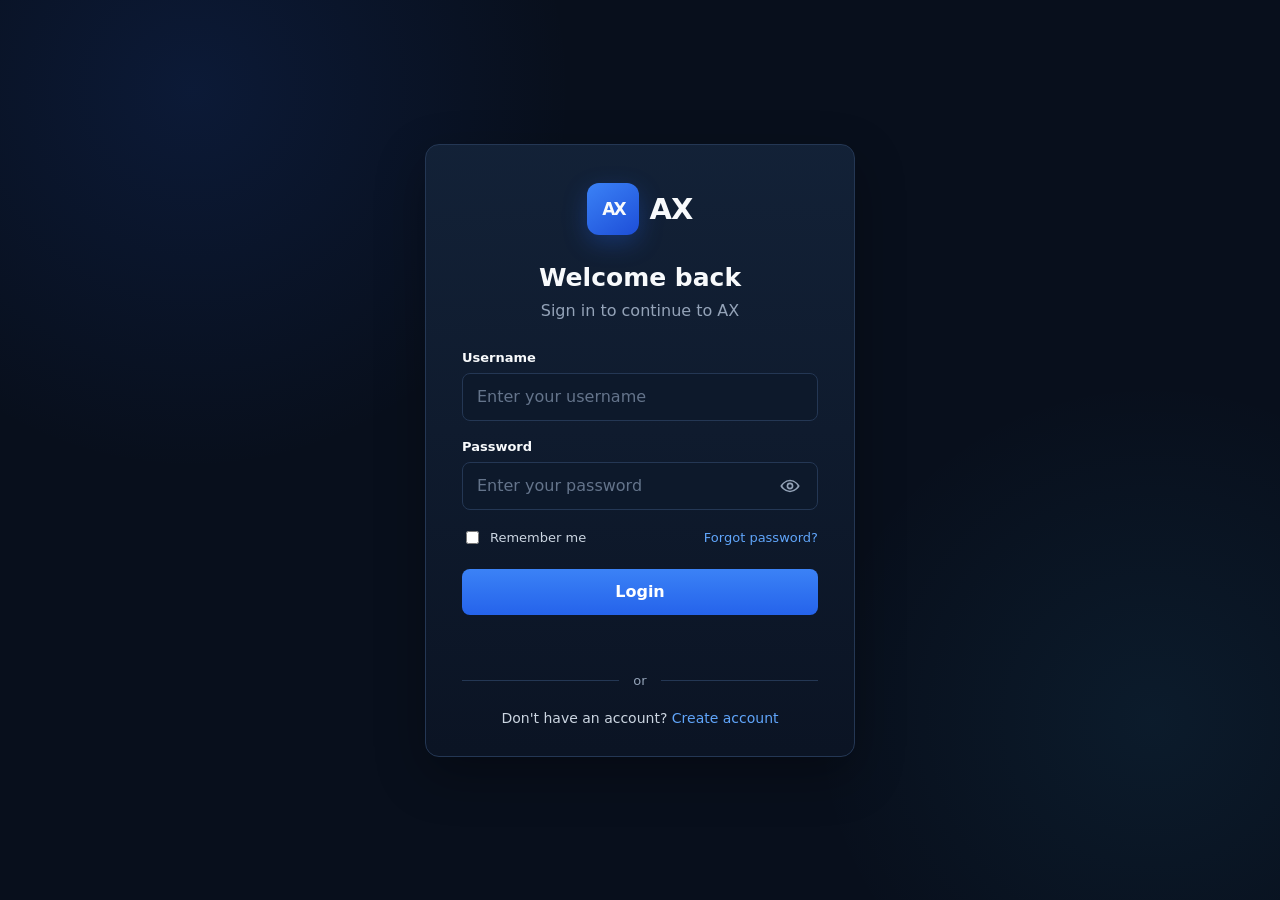
<file: fe_pj001/index.html>
<!doctype html><html lang="en"><head><meta charset="UTF-8"><meta name="viewport" content="width=device-width,initial-scale=1"><title>AX</title><meta http-equiv="refresh" content="0; url=pages/login.html"></head><body><p>Redirecting to AX...</p></body></html>
</file>
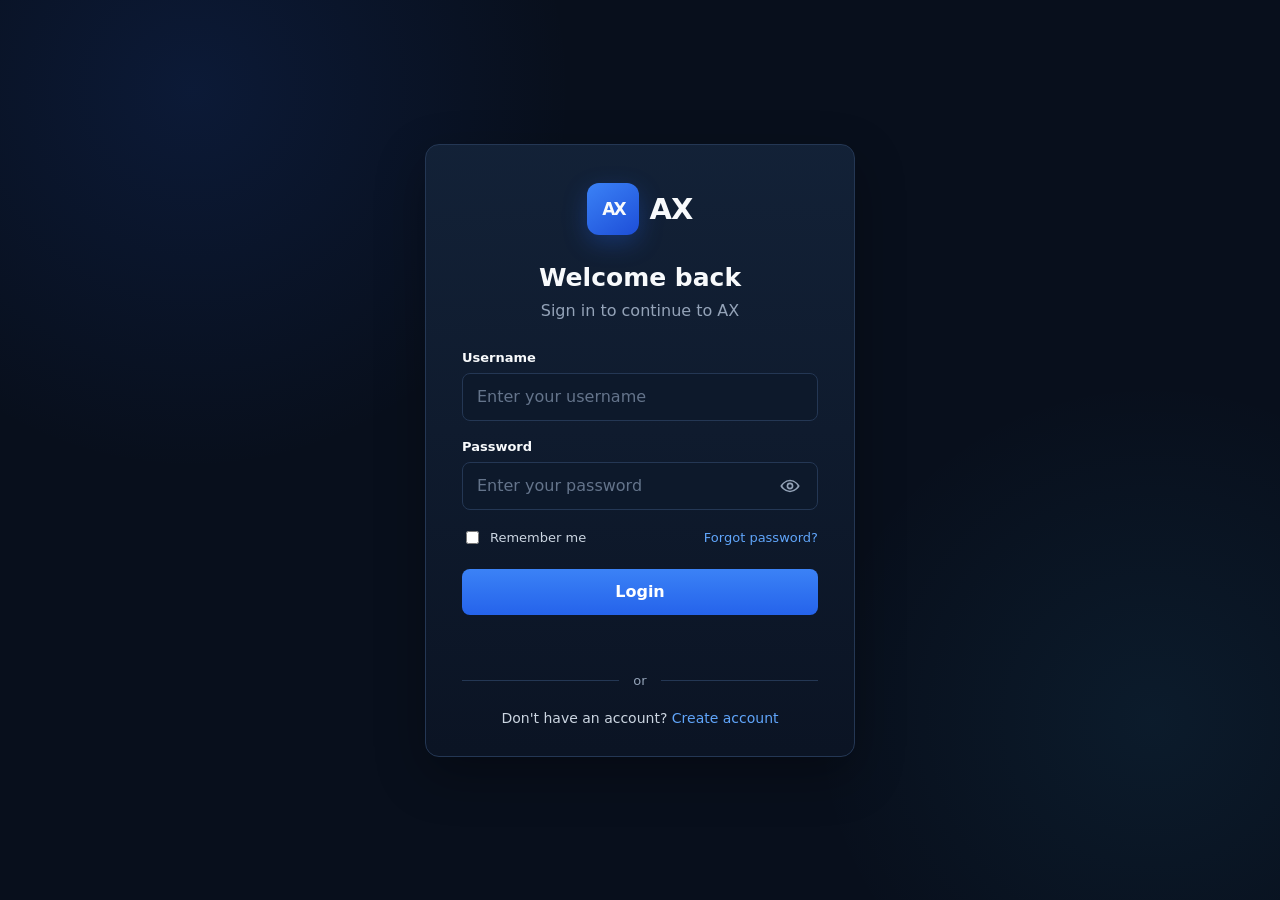
<file: fe_pj001/pages/chat.html>
<!doctype html><html lang="en"><head><meta charset="UTF-8"><meta name="viewport" content="width=device-width,initial-scale=1"><title>Chat - AX</title><link rel="stylesheet" href="../css/global.css"><link rel="stylesheet" href="../css/home.css"><link rel="stylesheet" href="../css/chat.css"></head><body data-protected="true"><p style="padding:30px;color:#94a3b8">Main chat experience is currently on <a href="home.html">Home</a>.</p><script src="../js/main.js"></script><script src="../js/chat.js"></script></body></html>
</file>
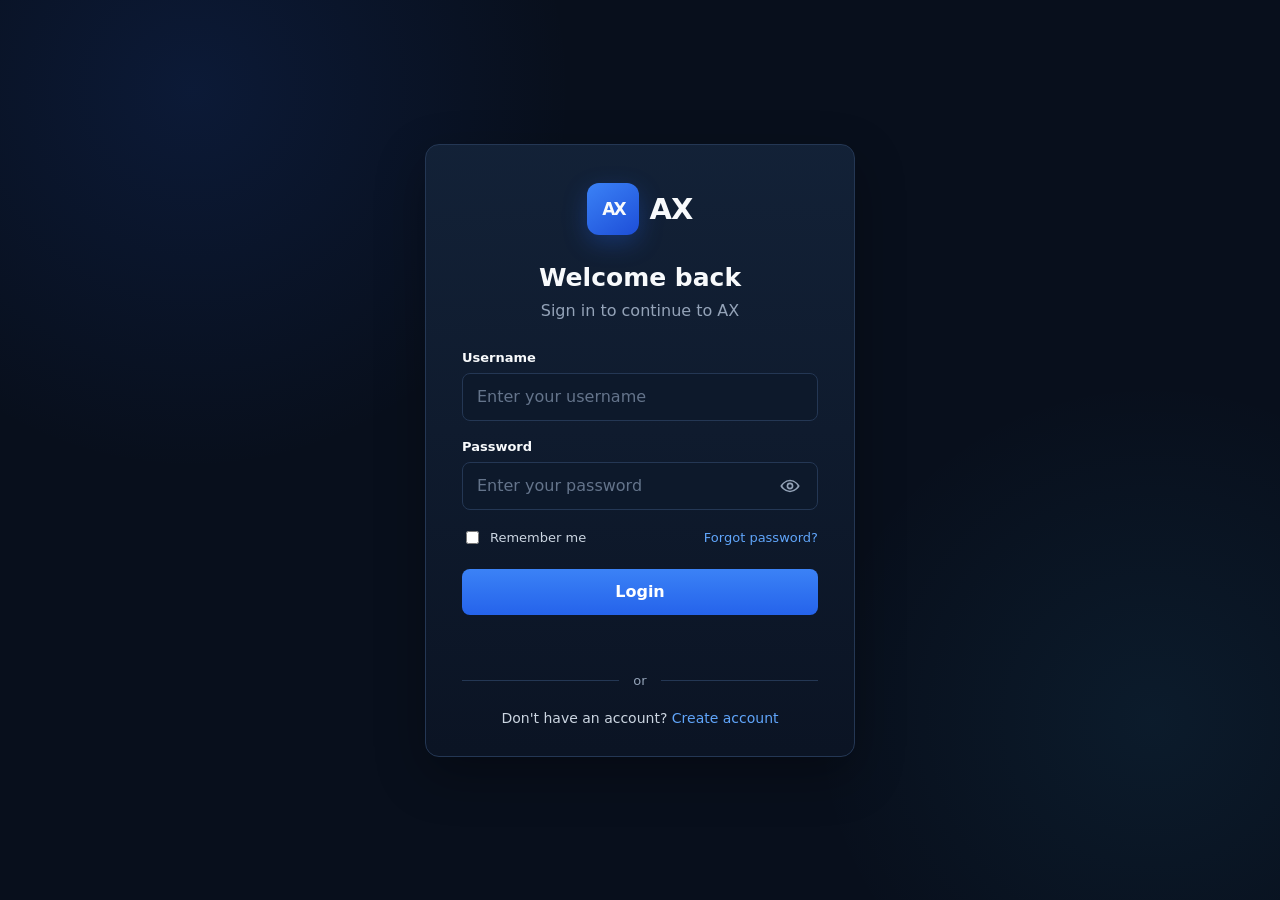
<file: fe_pj001/pages/home.html>
<!doctype html><html lang="en"><head><meta charset="UTF-8"><meta name="viewport" content="width=device-width,initial-scale=1"><title>Chats - AX</title><link rel="stylesheet" href="../css/global.css"><link rel="stylesheet" href="../css/home.css"></head><body data-protected="true"><div class="app-shell"><aside class="sidebar"><div class="brand"><div class="brand-mark">AX</div><div class="brand-name">AX</div></div><div class="profile-mini"><div class="profile-mini-row"><div class="avatar" data-user-initial>R</div><div><div class="profile-mini-name" data-user-name>Revanth</div><div class="profile-mini-status">Online <span class="online-dot"></span></div></div></div></div><nav class="nav"><a class="nav-link active" href="home.html"><span class="nav-icon">▣</span><span>Chats</span></a><a class="nav-link" href="profile.html"><span class="nav-icon">♙</span><span>Profile</span></a><a class="nav-link" href="settings.html"><span class="nav-icon">⚙</span><span>Settings</span></a></nav><button class="logout" data-logout><span>⇥</span> <span>Logout</span></button></aside><main class="workspace"><section class="conversations"><header class="panel-header"><h2>Chats</h2><button class="new-chat" type="button">＋ New Chat</button></header><div class="search-box"><input type="search" placeholder="⌕  Search conversations..."></div><div class="conversation-list"><div class="conversation active"><div class="avatar" style="background:#2563eb">A</div><div class="conversation-info"><div class="conversation-top"><span class="conversation-name">Alice</span><span class="conversation-time">10:30 AM</span></div><div class="conversation-preview">Hey! How are you?</div></div></div><div class="conversation"><div class="avatar" style="background:#16a34a">B</div><div class="conversation-info"><div class="conversation-top"><span class="conversation-name">Bob</span><span class="conversation-time">Yesterday</span></div><div class="conversation-preview">Let's catch up later</div></div></div><div class="conversation"><div class="avatar" style="background:#f59e0b">C</div><div class="conversation-info"><div class="conversation-top"><span class="conversation-name">Charlie</span><span class="conversation-time">Monday</span></div><div class="conversation-preview">Thanks!</div></div></div><div class="conversation"><div class="avatar" style="background:#7c3aed">D</div><div class="conversation-info"><div class="conversation-top"><span class="conversation-name">David</span><span class="conversation-time">Sunday</span></div><div class="conversation-preview">See you soon</div></div></div></div></section><section class="chat"><header class="chat-header"><div class="chat-user"><div class="avatar" style="background:#2563eb">A</div><div><div class="chat-user-name">Alice</div><div class="chat-user-status">Online <span class="online-dot"></span></div></div></div><div class="chat-actions"><button class="icon-button">⌕</button><button class="icon-button">ⓘ</button></div></header><div class="messages" id="messages"><div class="bubble-row"><div class="bubble"><div class="bubble-text">Hey Revanth!</div><div class="bubble-time">10:28 AM</div></div></div><div class="bubble-row me"><div class="bubble"><div class="bubble-text">Hi Alice! 👋</div><div class="bubble-time">10:29 AM ✓✓</div></div></div><div class="bubble-row"><div class="bubble"><div class="bubble-text">How are you doing?</div><div class="bubble-time">10:30 AM</div></div></div><div class="bubble-row me"><div class="bubble"><div class="bubble-text">I'm good, thanks! How about you?</div><div class="bubble-time">10:30 AM ✓✓</div></div></div><div class="bubble-row"><div class="bubble"><div class="bubble-text">Doing great! 🙂</div><div class="bubble-time">10:30 AM</div></div></div></div><form class="composer" id="messageForm"><button class="icon-button" type="button">📎</button><input class="composer-input" id="composerInput" placeholder="Type a message..." autocomplete="off"><button class="send-button" type="submit">➤</button></form></section></main></div><script src="../js/config.js"></script><script src="../js/api.js"></script><script src="../js/main.js"></script><script src="../js/home.js"></script></body></html>
</file>
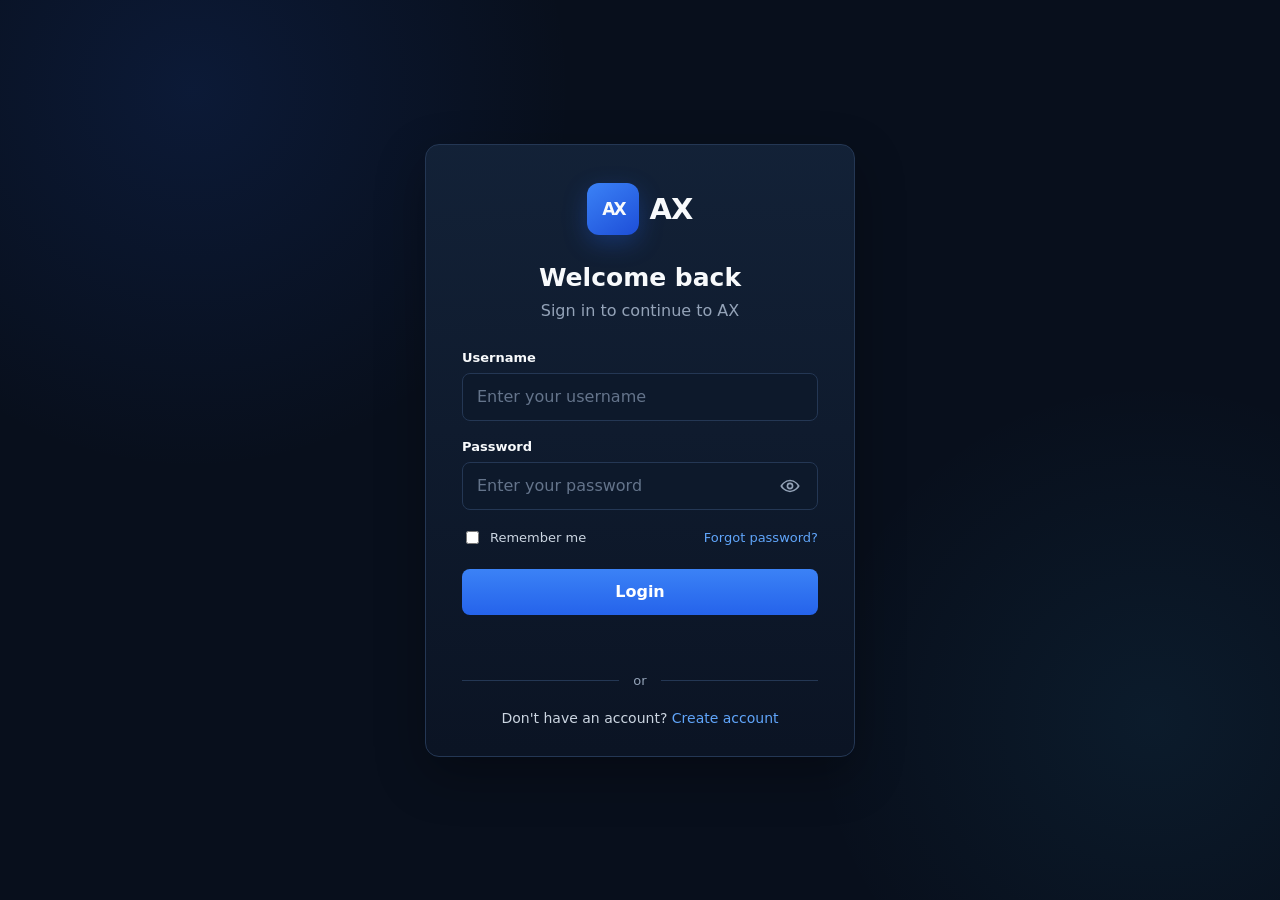
<file: fe_pj001/pages/login.html>
<!doctype html><html lang="en"><head><meta charset="UTF-8"><meta name="viewport" content="width=device-width,initial-scale=1"><title>Login - AX</title><link rel="stylesheet" href="../css/global.css"><link rel="stylesheet" href="../css/login.css"></head><body><main class="page-center"><section class="card auth-card"><div class="brand auth-brand"><div class="brand-mark">AX</div><div class="brand-name">AX</div></div><h1 class="auth-title">Welcome back</h1><p class="auth-subtitle">Sign in to continue to AX</p><form id="loginForm"><div class="form-group"><label class="form-label" for="username">Username</label><input class="input" id="username" type="text" autocomplete="username" placeholder="Enter your username" required></div><div class="form-group"><label class="form-label" for="password">Password</label><div class="input-wrap"><input class="password-input" id="password" type="password" autocomplete="current-password" placeholder="Enter your password" required><button class="password-toggle" type="button" data-target="password" aria-label="Show or hide password">
    <svg viewBox="0 0 24 24" aria-hidden="true">
        <path d="M2.5 12s3.5-6 9.5-6 9.5 6 9.5 6-3.5 6-9.5 6-9.5-6-9.5-6Z"></path>
        <circle cx="12" cy="12" r="2.8"></circle>
    </svg>
</button></div></div><div class="auth-options"><label class="remember"><input type="checkbox" id="remember"> Remember me</label><a href="#" onclick="return false;">Forgot password?</a></div><button class="button" type="submit">Login</button><p id="message" class="message" aria-live="polite"></p></form><div class="auth-divider"><span>or</span></div><div class="auth-footer">Don't have an account? <a href="register.html">Create account</a></div></section></main><script src="../js/config.js"></script><script src="../js/api.js"></script><script src="../js/auth.js"></script></body></html>
</file>
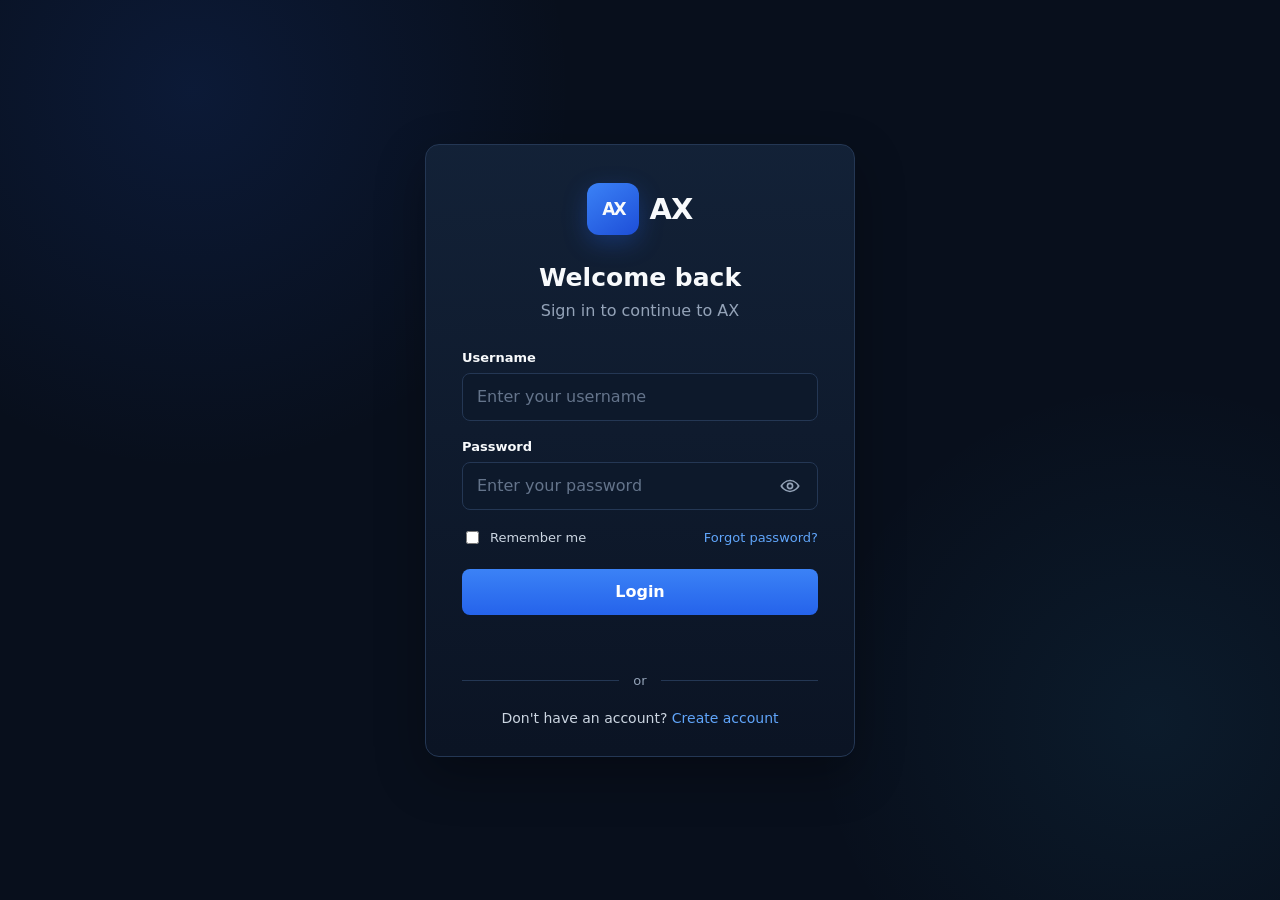
<file: fe_pj001/pages/profile.html>
<!doctype html><html lang="en"><head><meta charset="UTF-8"><meta name="viewport" content="width=device-width,initial-scale=1"><title>Profile - AX</title><link rel="stylesheet" href="../css/global.css"><link rel="stylesheet" href="../css/settings.css"></head><body data-protected="true"><main class="settings-wrap"><div class="brand" style="margin-bottom:28px"><div class="brand-mark">AX</div><div class="brand-name">AX</div></div><h1 class="settings-title">Profile</h1><p class="settings-subtitle">Manage your AX profile.</p><section class="card settings-card"><div style="display:flex;align-items:center;gap:14px;margin-bottom:20px"><div class="avatar" data-user-initial style="width:64px;height:64px;font-size:22px">R</div><div><h3 style="margin:0 0 4px" data-user-name>Revanth</h3><div style="color:#94a3b8">@<span data-user-username>revanth</span></div></div></div><div class="setting-row"><div><div class="setting-label">Name</div><div class="setting-description">Your display name</div></div><strong data-user-name>Revanth</strong></div><div class="setting-row"><div><div class="setting-label">Username</div><div class="setting-description">Your unique username</div></div><strong>@<span data-user-username>revanth</span></strong></div></section><a href="home.html">← Back to Chats</a></main><script src="../js/main.js"></script></body></html>
</file>
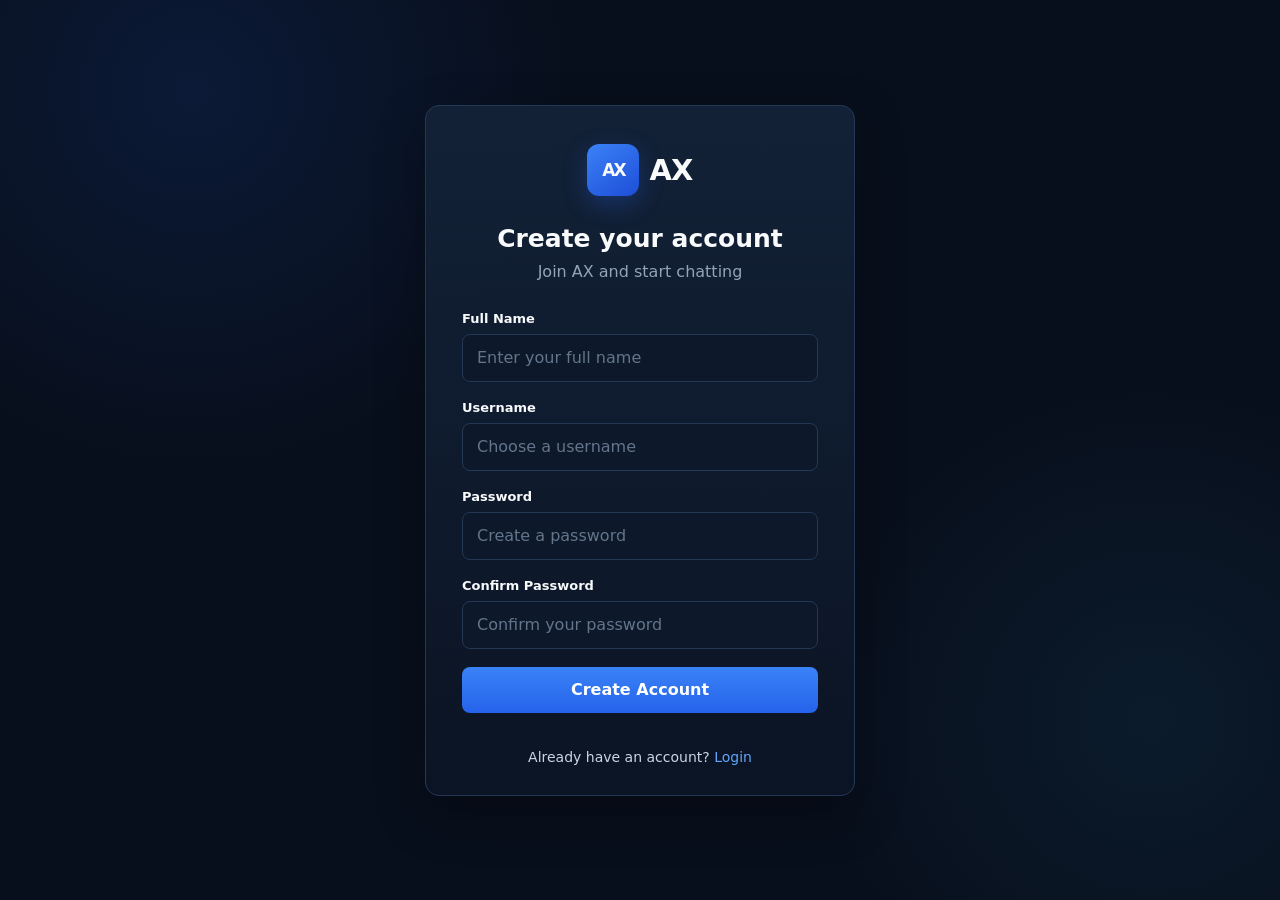
<file: fe_pj001/pages/register.html>
<!doctype html><html lang="en"><head><meta charset="UTF-8"><meta name="viewport" content="width=device-width,initial-scale=1"><title>Create Account - AX</title><link rel="stylesheet" href="../css/global.css"><link rel="stylesheet" href="../css/login.css"></head><body><main class="page-center"><section class="card auth-card"><div class="brand auth-brand"><div class="brand-mark">AX</div><div class="brand-name">AX</div></div><h1 class="auth-title">Create your account</h1><p class="auth-subtitle">Join AX and start chatting</p><form id="registerForm"><div class="form-group"><label class="form-label" for="fullName">Full Name</label><input class="input" id="fullName" type="text" placeholder="Enter your full name" required></div><div class="form-group"><label class="form-label" for="registerUsername">Username</label><input class="input" id="registerUsername" type="text" placeholder="Choose a username" required></div><div class="form-group"><label class="form-label" for="registerPassword">Password</label><input class="password-input" id="registerPassword" type="password" placeholder="Create a password" required></div><div class="form-group"><label class="form-label" for="confirmPassword">Confirm Password</label><input class="password-input" id="confirmPassword" type="password" placeholder="Confirm your password" required></div><button class="button" type="submit">Create Account</button><p id="registerMessage" class="message" aria-live="polite"></p></form><div class="auth-footer">Already have an account? <a href="login.html">Login</a></div></section></main><script src="../js/config.js"></script><script src="../js/api.js"></script><script>const f=document.getElementById('registerForm'),m=document.getElementById('registerMessage');f.addEventListener('submit',async e=>{e.preventDefault();const p=document.getElementById('registerPassword').value,c=document.getElementById('confirmPassword').value;if(p!==c){m.className='message error';m.textContent='Passwords do not match.';return}m.className='message info';m.textContent='Creating account...';try{const r=await apiRequest('/register',{method:'POST',body:JSON.stringify({name:document.getElementById('fullName').value.trim(),username:document.getElementById('registerUsername').value.trim(),password:p})});if(r.ok){m.className='message success';m.textContent='Account created. Redirecting to login...';setTimeout(()=>location.href='login.html',800)}else{m.className='message error';m.textContent=r.data?.detail||'Could not create account.'}}catch(err){console.error(err);m.className='message error';m.textContent='Could not connect to backend.'}})</script></body></html>
</file>
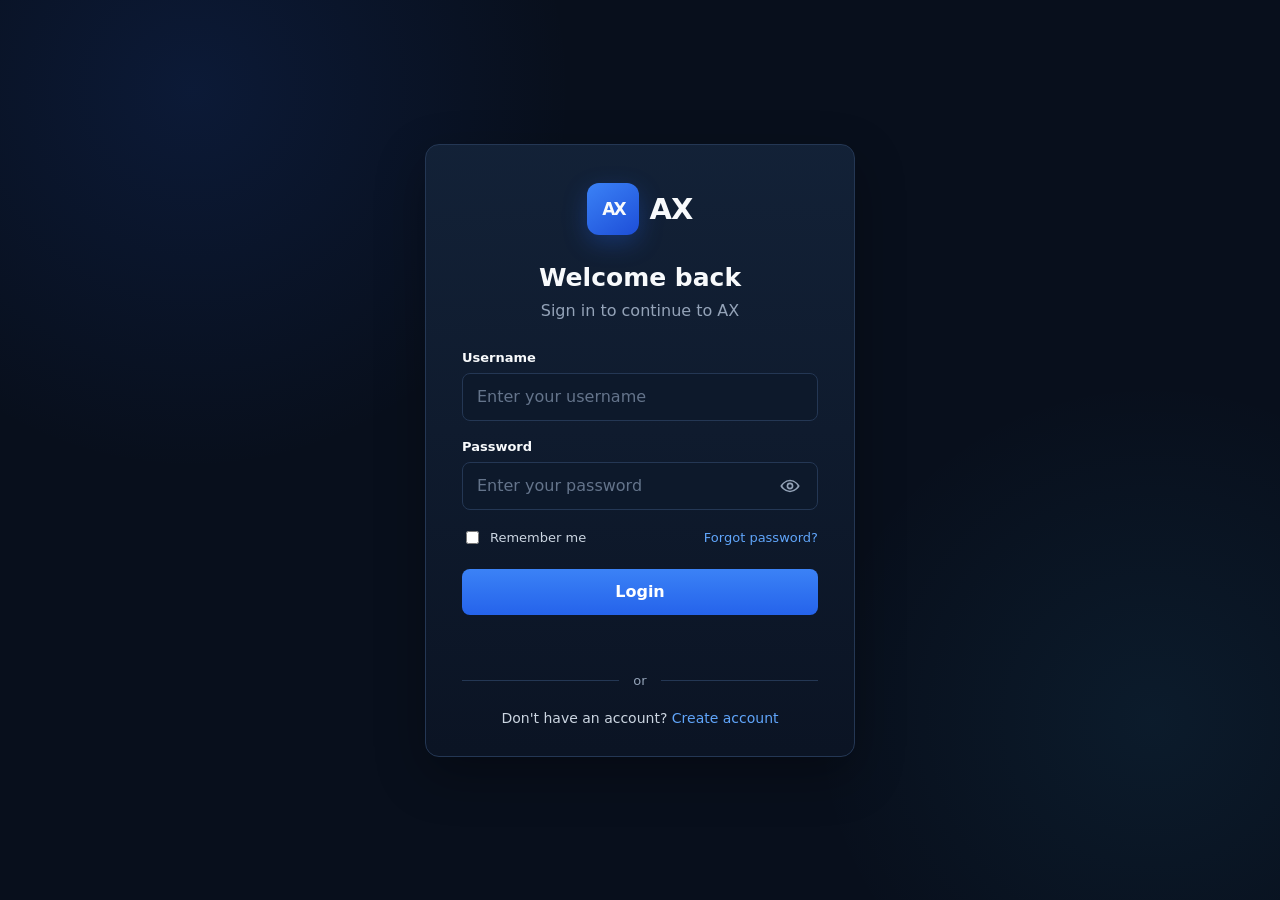
<file: fe_pj001/pages/settings.html>
<!doctype html><html lang="en"><head><meta charset="UTF-8"><meta name="viewport" content="width=device-width,initial-scale=1"><title>Settings - AX</title><link rel="stylesheet" href="../css/global.css"><link rel="stylesheet" href="../css/settings.css"></head><body data-protected="true"><main class="settings-wrap"><div class="brand" style="margin-bottom:28px"><div class="brand-mark">AX</div><div class="brand-name">AX</div></div><h1 class="settings-title">Settings</h1><p class="settings-subtitle">Control your AX experience.</p><section class="card settings-card"><h3>Appearance</h3><div class="setting-row"><div><div class="setting-label">Dark mode</div><div class="setting-description">Use the AX dark theme</div></div><button class="toggle on" type="button"></button></div></section><section class="card settings-card"><h3>Notifications</h3><div class="setting-row"><div><div class="setting-label">Message notifications</div><div class="setting-description">Receive notifications for new messages</div></div><button class="toggle on" type="button"></button></div></section><section class="card settings-card"><h3>Account</h3><div class="setting-row"><div><div class="setting-label">Security</div><div class="setting-description">Password and active sessions</div></div><span style="color:#94a3b8">›</span></div><div class="setting-row"><div><div class="setting-label">Privacy</div><div class="setting-description">Control who can contact you</div></div><span style="color:#94a3b8">›</span></div></section><button class="button" data-logout style="max-width:180px">Logout</button></main><script src="../js/main.js"></script></body></html>
</file>
<file: fe_pj001/css/global.css>
:root{--bg:#080f1c;--bg2:#0b1424;--surface:#0f1b2d;--surface2:#132238;--surface3:#182943;--border:#243754;--blue:#2563eb;--blue2:#3b82f6;--cyan:#38bdf8;--text:#f8fafc;--text2:#cbd5e1;--muted:#94a3b8;--success:#22c55e;--danger:#ef4444;--radius:14px;--shadow:0 18px 50px rgba(0,0,0,.3)}*{box-sizing:border-box}html,body{margin:0;min-height:100%}body{font-family:Inter,ui-sans-serif,system-ui,-apple-system,"Segoe UI",sans-serif;color:var(--text);background:radial-gradient(circle at 15% 10%,rgba(37,99,235,.13),transparent 28%),radial-gradient(circle at 90% 80%,rgba(56,189,248,.07),transparent 25%),var(--bg)}button,input{font:inherit}button{cursor:pointer}a{color:#60a5fa;text-decoration:none}a:hover{color:#93c5fd}.page-center{min-height:100vh;display:grid;place-items:center;padding:32px 16px}.card{background:linear-gradient(180deg,rgba(19,34,56,.96),rgba(11,20,36,.98));border:1px solid var(--border);border-radius:var(--radius);box-shadow:var(--shadow)}.button{width:100%;min-height:46px;border:0;border-radius:8px;background:linear-gradient(180deg,var(--blue2),var(--blue));color:#fff;font-weight:700;transition:.15s}.button:hover{filter:brightness(1.08);transform:translateY(-1px)}.button:disabled{opacity:.55;cursor:not-allowed;transform:none}.message{min-height:22px;margin:14px 0 0;font-size:14px}.message.success{color:var(--success)}.message.error{color:#fca5a5}.message.info{color:var(--muted)}.brand{display:flex;align-items:center;gap:10px;font-weight:800}.brand-mark{width:42px;height:42px;display:grid;place-items:center;border-radius:12px;background:linear-gradient(145deg,#3b82f6,#1d4ed8);box-shadow:0 8px 25px rgba(37,99,235,.3);font-size:17px;letter-spacing:-2px}.brand-name{font-size:25px;letter-spacing:-.8px}.brand-name span{color:var(--blue2)}.hidden{display:none!important}@media(max-width:700px){.page-center{padding:20px 12px}}
</file>
<file: fe_pj001/css/home.css>
.app-shell{min-height:100vh;display:grid;grid-template-columns:164px 1fr}.sidebar{background:rgba(7,15,28,.94);border-right:1px solid var(--border);padding:18px 10px;display:flex;flex-direction:column}.sidebar .brand{padding:0 8px 24px}.sidebar .brand-mark{width:31px;height:31px;border-radius:9px;font-size:12px}.sidebar .brand-name{font-size:19px}.profile-mini{padding:10px 8px 18px;border-bottom:1px solid rgba(36,55,84,.6);margin-bottom:16px}.profile-mini-row{display:flex;align-items:center;gap:9px}.profile-mini-name{font-size:13px;font-weight:700}.profile-mini-status{color:var(--muted);font-size:11px;margin-top:2px}.avatar{width:38px;height:38px;border-radius:50%;display:grid;place-items:center;background:#334155;font-weight:800}.online-dot{display:inline-block;width:7px;height:7px;border-radius:50%;background:var(--success);margin-left:4px}.nav{display:grid;gap:5px}.nav-link{display:flex;align-items:center;gap:10px;padding:11px 12px;border-radius:8px;color:var(--text2);font-size:14px}.nav-link:hover{background:rgba(37,99,235,.12);color:#fff}.nav-link.active{background:linear-gradient(90deg,#1749ba,#1742a5);color:#fff}.nav-icon{width:20px;text-align:center}.logout{margin-top:auto;border:0;background:transparent;color:var(--text2);padding:11px 12px;text-align:left;border-radius:8px}.logout:hover{background:rgba(239,68,68,.1);color:#fecaca}.workspace{min-width:0;display:grid;grid-template-columns:270px 1fr}.conversations{border-right:1px solid var(--border);background:rgba(9,18,32,.86)}.panel-header{height:61px;display:flex;align-items:center;justify-content:space-between;padding:0 16px;border-bottom:1px solid var(--border)}.panel-header h2{font-size:16px;margin:0}.new-chat{border:0;border-radius:6px;background:var(--blue);color:#fff;padding:9px 12px;font-weight:700}.search-box{padding:13px;border-bottom:1px solid rgba(36,55,84,.7)}.search-box input{width:100%;height:38px;border:1px solid var(--border);border-radius:7px;background:#0c182a;color:#fff;padding:0 11px;outline:0}.conversation-list{padding:7px}.conversation{display:flex;gap:10px;padding:11px 9px;border-radius:8px}.conversation:hover,.conversation.active{background:rgba(37,99,235,.12)}.conversation-info{min-width:0;flex:1}.conversation-top{display:flex;justify-content:space-between;gap:8px}.conversation-name{font-size:13px;font-weight:700}.conversation-time{color:var(--muted);font-size:10px}.conversation-preview{color:var(--muted);font-size:11px;white-space:nowrap;overflow:hidden;text-overflow:ellipsis;margin-top:4px}.chat{min-width:0;display:grid;grid-template-rows:61px 1fr 72px;background:#07101d}.chat-header{border-bottom:1px solid var(--border);display:flex;align-items:center;justify-content:space-between;padding:0 18px}.chat-user{display:flex;gap:10px;align-items:center}.chat-user-name{font-weight:700;font-size:14px}.chat-user-status{color:var(--muted);font-size:11px;margin-top:2px}.chat-actions{display:flex;gap:5px}.icon-button{width:38px;height:38px;border:0;border-radius:8px;background:transparent;color:var(--text2);font-size:18px}.icon-button:hover{background:var(--surface2);color:#fff}.messages{padding:24px;overflow:auto;display:flex;flex-direction:column;gap:14px}.bubble-row{display:flex}.bubble-row.me{justify-content:flex-end}.bubble{max-width:min(70%,470px);padding:10px 13px;border-radius:9px;background:#111e31;border:1px solid rgba(36,55,84,.6)}.me .bubble{background:linear-gradient(145deg,#1d5be0,#174bc2);border-color:#2f68df}.bubble-text{font-size:13px;line-height:1.45}.bubble-time{font-size:9px;color:#9fb0c6;margin-top:5px;text-align:right}.composer{border-top:1px solid var(--border);padding:13px 16px;display:flex;gap:9px;align-items:center}.composer-input{flex:1;height:44px;border:1px solid var(--border);border-radius:8px;background:#0d1a2d;color:#fff;padding:0 13px;outline:0}.send-button{width:44px;height:44px;border:0;border-radius:8px;background:var(--blue);color:#fff;font-size:18px}@media(max-width:900px){.app-shell{grid-template-columns:72px 1fr}.sidebar .brand-name,.profile-mini,.nav-link span,.logout span{display:none}.sidebar .brand{justify-content:center}.nav-link,.logout{justify-content:center}.workspace{grid-template-columns:230px 1fr}}@media(max-width:650px){.app-shell{display:block}.sidebar{height:58px;position:fixed;bottom:0;left:0;right:0;z-index:10;flex-direction:row;align-items:center;border-right:0;border-top:1px solid var(--border);padding:6px 10px}.sidebar .brand,.profile-mini,.logout{display:none}.nav{width:100%;grid-template-columns:repeat(3,1fr)}.nav-link{justify-content:center;padding:9px}.workspace{display:block;padding-bottom:58px}.conversations{display:none}.chat{min-height:calc(100vh - 58px)}.bubble{max-width:82%}}
</file>
<file: fe_pj001/css/chat.css>
.chat-page{min-height:100vh}
</file>
<file: fe_pj001/css/login.css>
.auth-card{width:min(100%,430px);padding:38px 36px 30px}.auth-brand{justify-content:center;margin-bottom:28px}.auth-brand .brand-mark{width:52px;height:52px}.auth-brand .brand-name{font-size:29px}.auth-title{text-align:center;margin:0;font-size:25px}.auth-subtitle{text-align:center;color:var(--muted);margin:9px 0 30px}.form-group{margin-bottom:18px}.form-label{display:block;margin-bottom:8px;font-size:13px;font-weight:700}.input-wrap{position:relative}.input,.password-input{width:100%;height:48px;padding:0 14px;border:1px solid var(--border);border-radius:8px;outline:0;background:#0d192b;color:var(--text)}.input::placeholder,.password-input::placeholder{color:#64748b}.input:focus,.password-input:focus{border-color:var(--blue2);box-shadow:0 0 0 3px rgba(59,130,246,.12)}.password-input{padding-right:48px}.password-toggle{position:absolute;right:10px;top:50%;transform:translateY(-50%);border:0;background:transparent;color:var(--muted);padding:7px}.auth-options{display:flex;align-items:center;justify-content:space-between;gap:12px;margin:4px 0 22px;font-size:13px}.remember{display:flex;align-items:center;gap:8px;color:var(--text2)}.remember input{accent-color:var(--blue)}.auth-divider{display:flex;align-items:center;gap:14px;margin:22px 0;color:var(--muted);font-size:13px}.auth-divider:before,.auth-divider:after{content:"";height:1px;flex:1;background:var(--border)}.auth-footer{text-align:center;color:var(--text2);font-size:14px}@media(max-width:480px){.auth-card{padding:30px 22px 24px}}

.password-toggle svg{
    width:22px;
    height:22px;
    display:block;
    fill:none;
    stroke:currentColor;
    stroke-width:1.8;
    stroke-linecap:round;
    stroke-linejoin:round;
}
/* Hide browser's built-in password reveal icon */
input[type="password"]::-ms-reveal,
input[type="password"]::-ms-clear {
    display: none;
}

input[type="password"]::-webkit-credentials-auto-fill-button {
    visibility: hidden;
    pointer-events: none;
    position: absolute;
}
</file>
<file: fe_pj001/css/settings.css>
.settings-wrap{max-width:900px;margin:0 auto;padding:36px}.settings-title{margin:0 0 6px;font-size:28px}.settings-subtitle{color:var(--muted);margin:0 0 28px}.settings-card{padding:20px;margin-bottom:16px}.settings-card h3{margin:0 0 14px;font-size:16px}.setting-row{display:flex;justify-content:space-between;align-items:center;gap:20px;padding:14px 0;border-top:1px solid var(--border)}.setting-row:first-of-type{border-top:0}.setting-label{font-size:14px;font-weight:700}.setting-description{color:var(--muted);font-size:12px;margin-top:3px}.toggle{width:44px;height:24px;border-radius:99px;border:0;background:#334155;position:relative}.toggle:after{content:"";position:absolute;top:3px;left:3px;width:18px;height:18px;border-radius:50%;background:#fff;transition:transform .15s}.toggle.on{background:var(--blue)}.toggle.on:after{transform:translateX(20px)}
</file>
